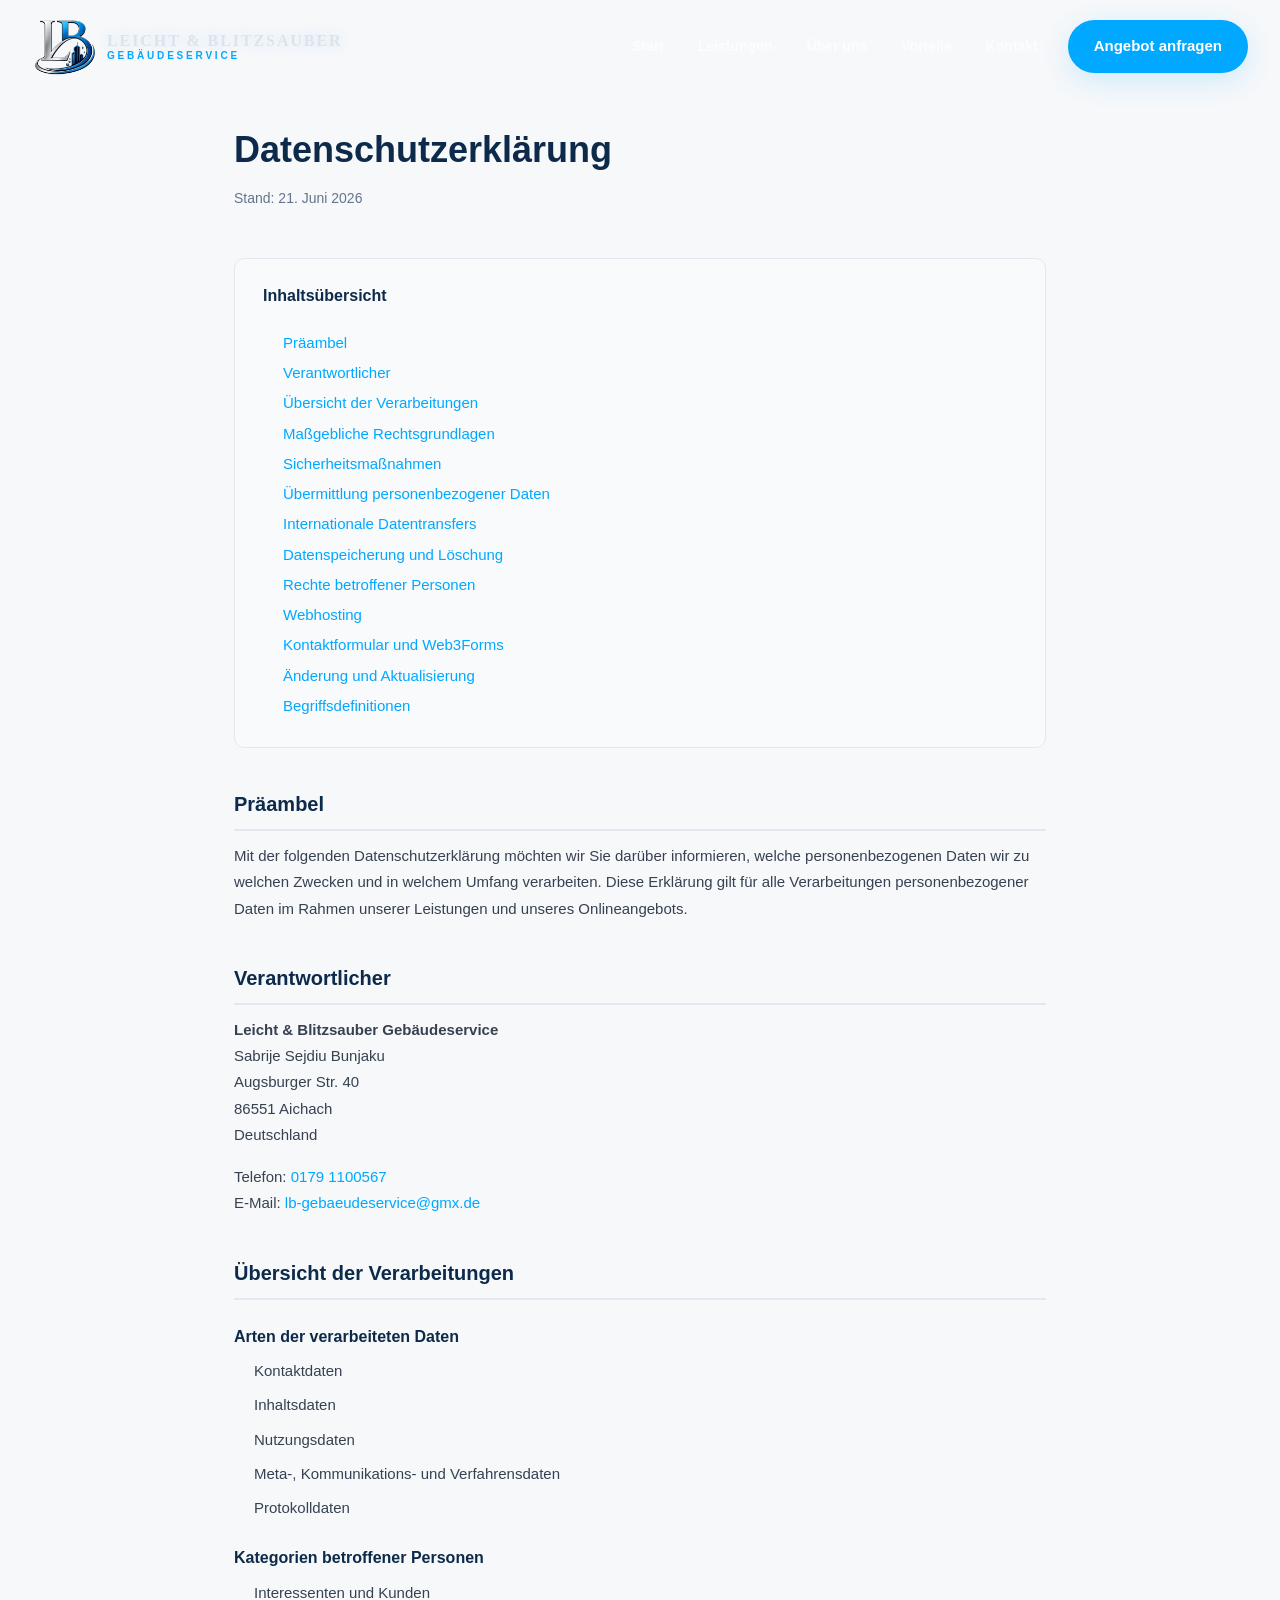
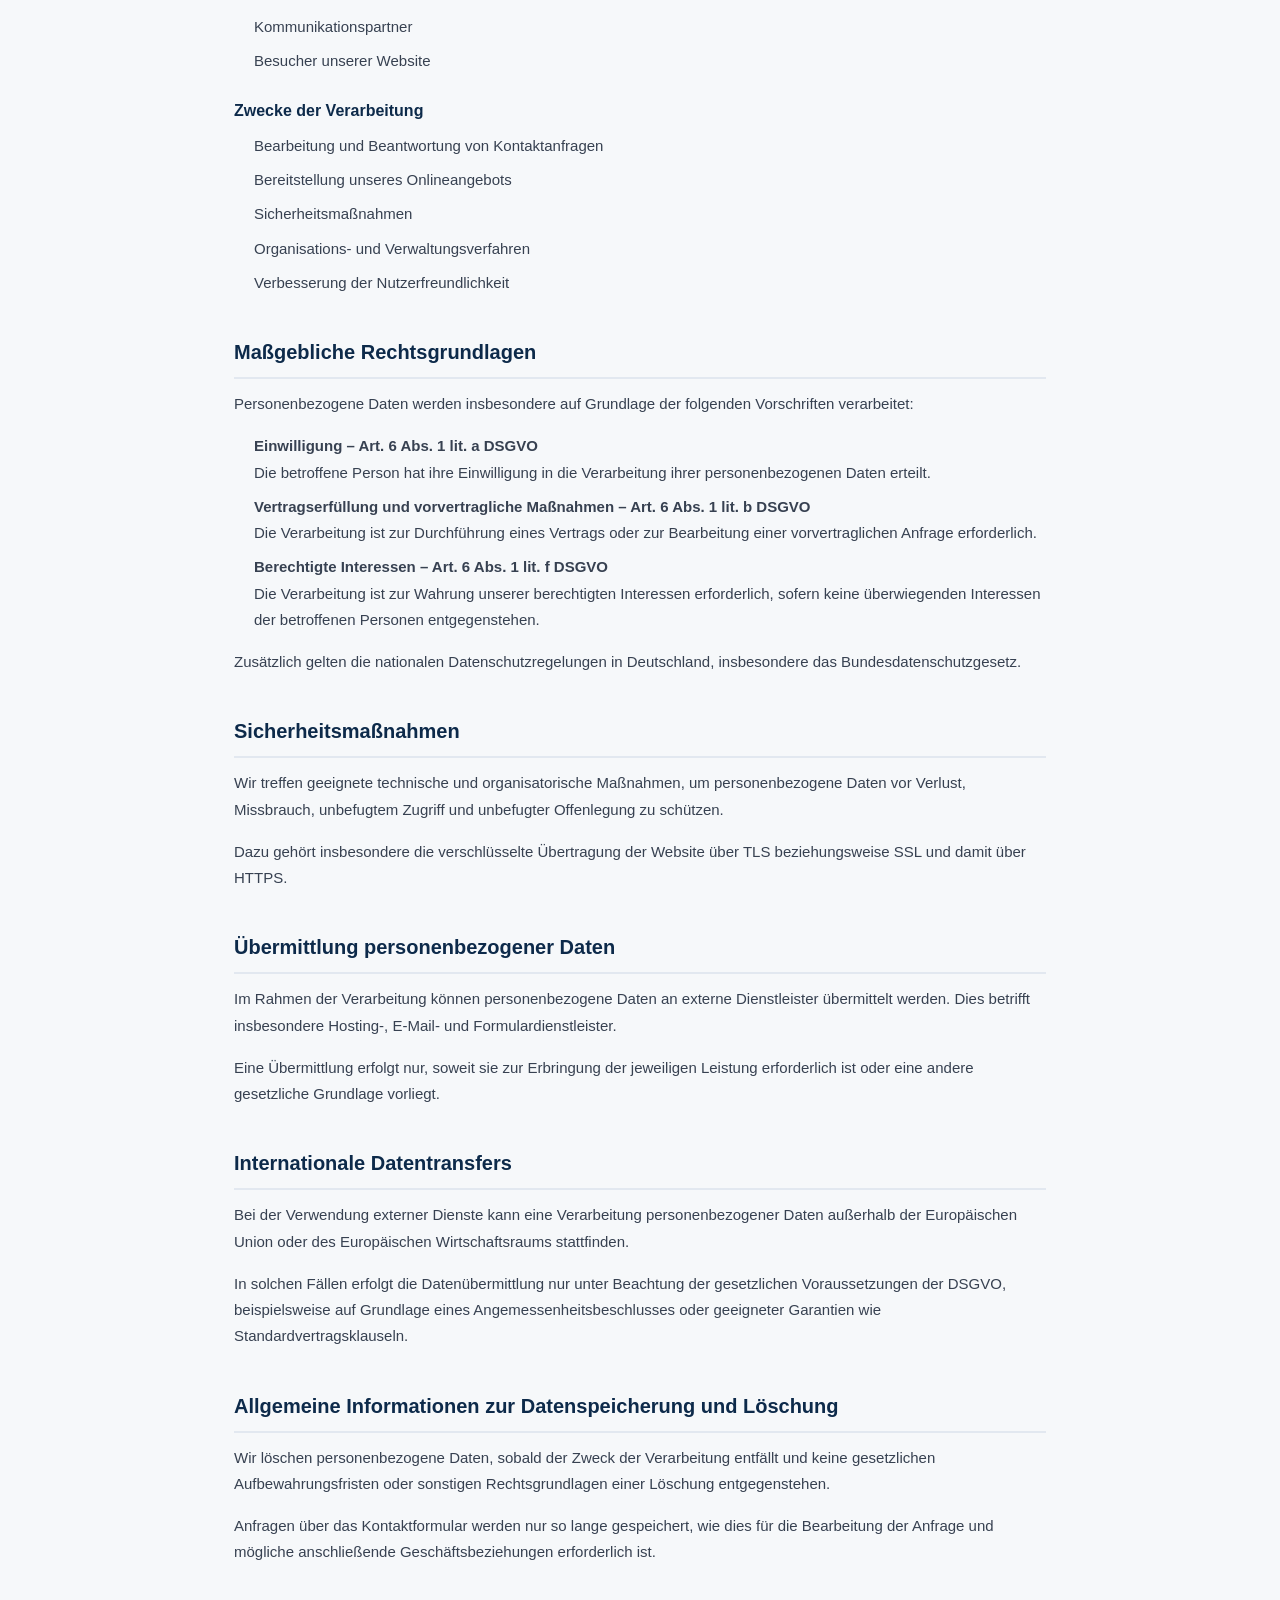
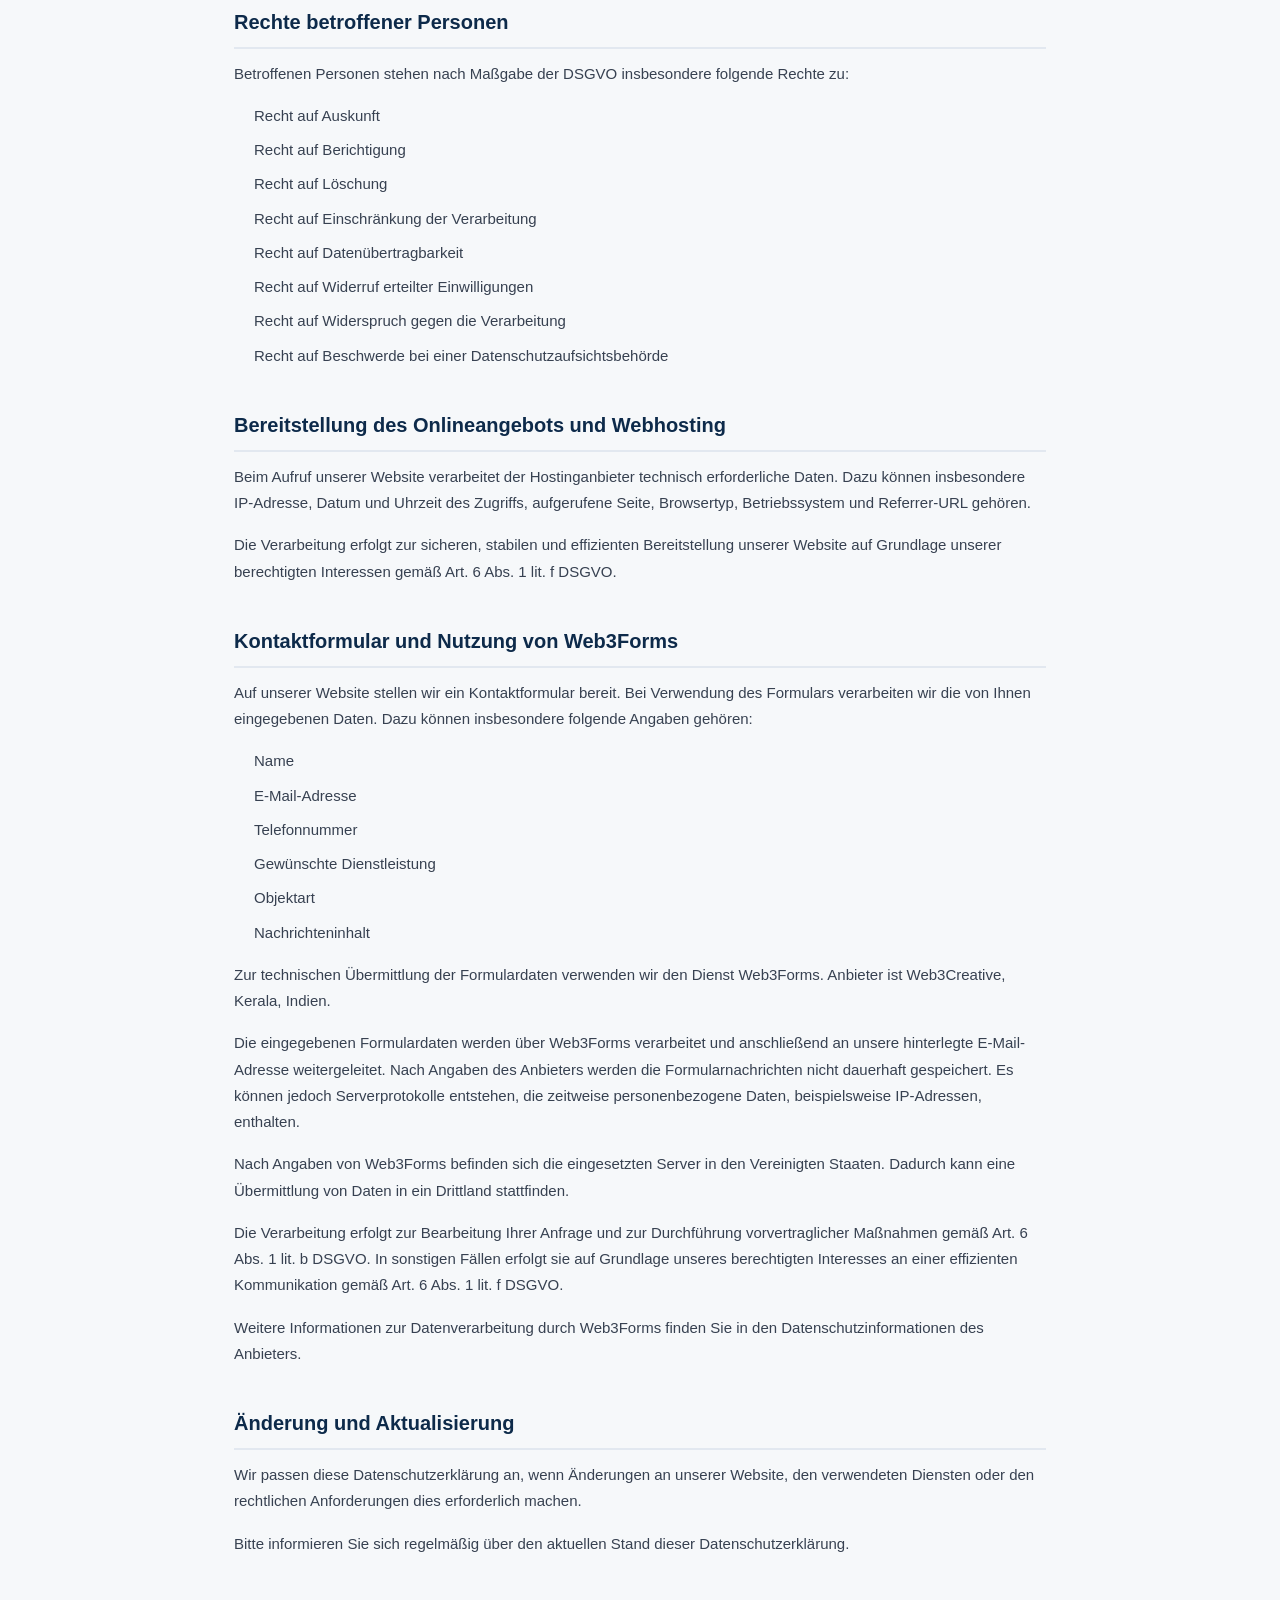
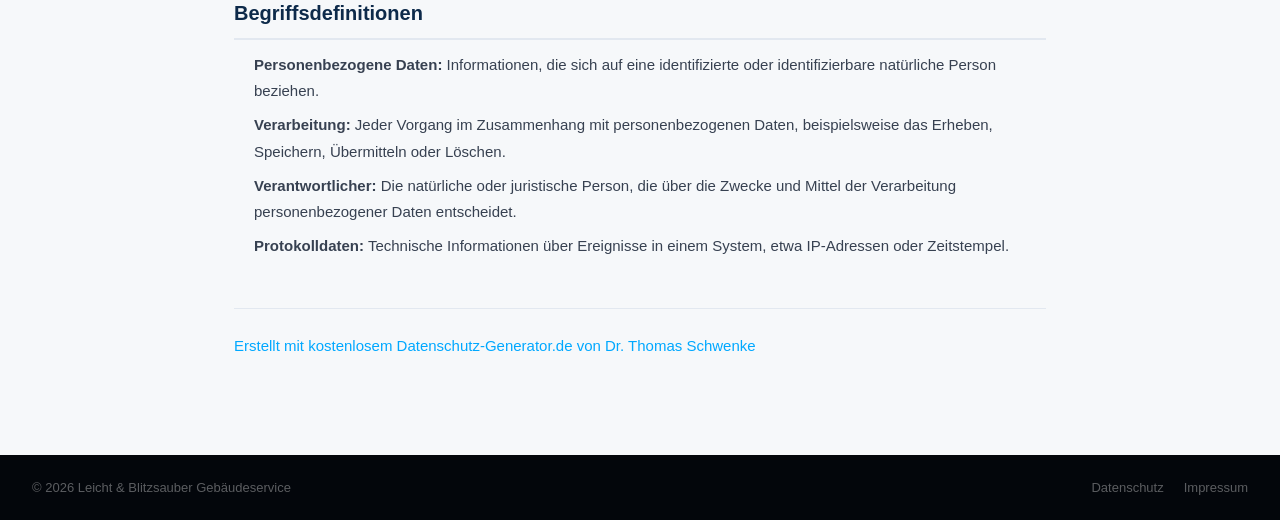
<file: datenschutz.html>
<!DOCTYPE html>
<html lang="de">
<head>
  <!-- Google tag (gtag.js) -->
<script async src="https://www.googletagmanager.com/gtag/js?id=G-9R2WB6J6S6"></script>
<script>
  window.dataLayer = window.dataLayer || [];
  function gtag(){dataLayer.push(arguments);}
  gtag('js', new Date());

  gtag('config', 'G-9R2WB6J6S6');
</script>
  <meta charset="UTF-8">

  <meta
    name="viewport"
    content="width=device-width, initial-scale=1.0"
  >

  <title>Datenschutzerklärung – Leicht &amp; Blitzsauber</title>

  <meta
    name="robots"
    content="index, follow"
  >

  <link rel="icon" href="favicon.ico" sizes="16x16 32x32 48x48">
  <link rel="icon" type="image/png" sizes="192x192" href="favicon-192.png">
  <link rel="apple-touch-icon" href="apple-touch-icon.png">
  <link rel="canonical" href="https://lb-gebäude-service.de/datenschutz.html">

  <link
    rel="stylesheet"
    href="css/style.css?v=3"
  >

  <style>
    .legal-wrap {
      max-width: 860px;
      margin: 0 auto;
      padding: 120px 24px 80px;
    }

    .legal-wrap h1 {
      margin-bottom: 8px;
      color: #0d2a4a;
      font-size: 36px;
      font-weight: 800;
    }

    .legal-wrap .legal-date {
      display: block;
      margin-bottom: 48px;
      color: #64748b;
      font-size: 14px;
    }

    .legal-wrap h2 {
      margin: 40px 0 12px;
      padding-bottom: 8px;
      border-bottom: 2px solid #e2e8f0;
      color: #0d2a4a;
      font-size: 20px;
      font-weight: 700;
    }

    .legal-wrap h3 {
      margin: 24px 0 8px;
      color: #0d2a4a;
      font-size: 16px;
      font-weight: 700;
    }

    .legal-wrap p {
      margin-bottom: 16px;
      color: #374151;
      font-size: 15px;
      line-height: 1.75;
    }

    .legal-wrap ul {
      margin: 0 0 16px 20px;
    }

    .legal-wrap ul li {
      margin-bottom: 8px;
      color: #374151;
      font-size: 15px;
      line-height: 1.75;
    }

    .legal-wrap a {
      color: #00a8ff;
      text-decoration: none;
    }

    .legal-wrap a:hover {
      text-decoration: underline;
    }

    .legal-index {
      margin-bottom: 40px;
      padding: 24px 28px;
      border: 1px solid #e2e8f0;
      border-radius: 10px;
      background: #f8fafc;
    }

    .legal-index h2 {
      margin-top: 0;
      border: none;
      font-size: 16px;
    }

    .legal-index ul {
      margin: 0;
      padding-left: 20px;
    }

    .legal-index ul li {
      margin-bottom: 4px;
    }

    .legal-seal {
      margin-top: 48px;
      padding-top: 24px;
      border-top: 1px solid #e2e8f0;
      color: #94a3b8;
      font-size: 13px;
    }
  </style>
</head>

<body>

  <header class="navbar scrolled" id="navbar">
    <div class="container navbar-inner">

      <a
        href="index.html#home"
        class="nav-logo"
      >
        <img
          src="images/logonobg.png"
          alt="Leicht & Blitzsauber Logo"
          class="nav-logo-img"
        >

        <div class="logo-text">
          <span class="logo-name">
            Leicht &amp; Blitzsauber
          </span>

          <span class="logo-tagline">
            Gebäudeservice
          </span>
        </div>
      </a>

      <nav
        class="nav-links"
        id="navLinks"
        aria-label="Hauptnavigation"
      >
        <a href="index.html#home" class="nav-link">
          Start
        </a>

        <a href="index.html#services" class="nav-link">
          Leistungen
        </a>

        <a href="index.html#about" class="nav-link">
          Über uns
        </a>

        <a href="index.html#why-us" class="nav-link">
          Vorteile
        </a>

        <a href="index.html#contact" class="nav-link">
          Kontakt
        </a>

        <a
          href="index.html#contact"
          class="btn btn-primary nav-cta"
        >
          Angebot anfragen
        </a>
      </nav>

      <button
        class="hamburger"
        id="hamburger"
        type="button"
        aria-label="Menü öffnen"
        aria-expanded="false"
        aria-controls="navLinks"
      >
        <span></span>
        <span></span>
        <span></span>
      </button>

    </div>
  </header>

  <main>
    <div class="legal-wrap">

      <h1>Datenschutzerklärung</h1>

      <span class="legal-date">
        Stand: 21. Juni 2026
      </span>

      <div class="legal-index">
        <h2>Inhaltsübersicht</h2>

        <ul>
          <li><a href="#m716">Präambel</a></li>
          <li><a href="#m3">Verantwortlicher</a></li>
          <li><a href="#mOverview">Übersicht der Verarbeitungen</a></li>
          <li><a href="#m2427">Maßgebliche Rechtsgrundlagen</a></li>
          <li><a href="#m27">Sicherheitsmaßnahmen</a></li>
          <li><a href="#m25">Übermittlung personenbezogener Daten</a></li>
          <li><a href="#m24">Internationale Datentransfers</a></li>
          <li><a href="#m12">Datenspeicherung und Löschung</a></li>
          <li><a href="#m10">Rechte betroffener Personen</a></li>
          <li><a href="#m225">Webhosting</a></li>
          <li><a href="#m182">Kontaktformular und Web3Forms</a></li>
          <li><a href="#m15">Änderung und Aktualisierung</a></li>
          <li><a href="#m42">Begriffsdefinitionen</a></li>
        </ul>
      </div>

      <h2 id="m716">Präambel</h2>

      <p>
        Mit der folgenden Datenschutzerklärung möchten wir Sie darüber
        informieren, welche personenbezogenen Daten wir zu welchen
        Zwecken und in welchem Umfang verarbeiten. Diese Erklärung gilt
        für alle Verarbeitungen personenbezogener Daten im Rahmen
        unserer Leistungen und unseres Onlineangebots.
      </p>

      <h2 id="m3">Verantwortlicher</h2>

      <p>
        <strong>Leicht &amp; Blitzsauber Gebäudeservice</strong><br>
        Sabrije Sejdiu Bunjaku<br>
        Augsburger Str. 40<br>
        86551 Aichach<br>
        Deutschland
      </p>

      <p>
        Telefon:
        <a href="tel:+491791100567">
          0179 1100567
        </a>
        <br>

        E-Mail:
        <a href="mailto:lb-gebaeudeservice@gmx.de">
          lb-gebaeudeservice@gmx.de
        </a>
      </p>

      <h2 id="mOverview">Übersicht der Verarbeitungen</h2>

      <h3>Arten der verarbeiteten Daten</h3>

      <ul>
        <li>Kontaktdaten</li>
        <li>Inhaltsdaten</li>
        <li>Nutzungsdaten</li>
        <li>Meta-, Kommunikations- und Verfahrensdaten</li>
        <li>Protokolldaten</li>
      </ul>

      <h3>Kategorien betroffener Personen</h3>

      <ul>
        <li>Interessenten und Kunden</li>
        <li>Kommunikationspartner</li>
        <li>Besucher unserer Website</li>
      </ul>

      <h3>Zwecke der Verarbeitung</h3>

      <ul>
        <li>Bearbeitung und Beantwortung von Kontaktanfragen</li>
        <li>Bereitstellung unseres Onlineangebots</li>
        <li>Sicherheitsmaßnahmen</li>
        <li>Organisations- und Verwaltungsverfahren</li>
        <li>Verbesserung der Nutzerfreundlichkeit</li>
      </ul>

      <h2 id="m2427">Maßgebliche Rechtsgrundlagen</h2>

      <p>
        Personenbezogene Daten werden insbesondere auf Grundlage der
        folgenden Vorschriften verarbeitet:
      </p>

      <ul>
        <li>
          <strong>
            Einwilligung – Art. 6 Abs. 1 lit. a DSGVO
          </strong>
          <br>
          Die betroffene Person hat ihre Einwilligung in die Verarbeitung
          ihrer personenbezogenen Daten erteilt.
        </li>

        <li>
          <strong>
            Vertragserfüllung und vorvertragliche Maßnahmen –
            Art. 6 Abs. 1 lit. b DSGVO
          </strong>
          <br>
          Die Verarbeitung ist zur Durchführung eines Vertrags oder zur
          Bearbeitung einer vorvertraglichen Anfrage erforderlich.
        </li>

        <li>
          <strong>
            Berechtigte Interessen – Art. 6 Abs. 1 lit. f DSGVO
          </strong>
          <br>
          Die Verarbeitung ist zur Wahrung unserer berechtigten
          Interessen erforderlich, sofern keine überwiegenden Interessen
          der betroffenen Personen entgegenstehen.
        </li>
      </ul>

      <p>
        Zusätzlich gelten die nationalen Datenschutzregelungen in
        Deutschland, insbesondere das Bundesdatenschutzgesetz.
      </p>

      <h2 id="m27">Sicherheitsmaßnahmen</h2>

      <p>
        Wir treffen geeignete technische und organisatorische Maßnahmen,
        um personenbezogene Daten vor Verlust, Missbrauch, unbefugtem
        Zugriff und unbefugter Offenlegung zu schützen.
      </p>

      <p>
        Dazu gehört insbesondere die verschlüsselte Übertragung der
        Website über TLS beziehungsweise SSL und damit über HTTPS.
      </p>

      <h2 id="m25">Übermittlung personenbezogener Daten</h2>

      <p>
        Im Rahmen der Verarbeitung können personenbezogene Daten an
        externe Dienstleister übermittelt werden. Dies betrifft
        insbesondere Hosting-, E-Mail- und Formulardienstleister.
      </p>

      <p>
        Eine Übermittlung erfolgt nur, soweit sie zur Erbringung der
        jeweiligen Leistung erforderlich ist oder eine andere gesetzliche
        Grundlage vorliegt.
      </p>

      <h2 id="m24">Internationale Datentransfers</h2>

      <p>
        Bei der Verwendung externer Dienste kann eine Verarbeitung
        personenbezogener Daten außerhalb der Europäischen Union oder
        des Europäischen Wirtschaftsraums stattfinden.
      </p>

      <p>
        In solchen Fällen erfolgt die Datenübermittlung nur unter
        Beachtung der gesetzlichen Voraussetzungen der DSGVO,
        beispielsweise auf Grundlage eines Angemessenheitsbeschlusses
        oder geeigneter Garantien wie Standardvertragsklauseln.
      </p>

      <h2 id="m12">
        Allgemeine Informationen zur Datenspeicherung und Löschung
      </h2>

      <p>
        Wir löschen personenbezogene Daten, sobald der Zweck der
        Verarbeitung entfällt und keine gesetzlichen Aufbewahrungsfristen
        oder sonstigen Rechtsgrundlagen einer Löschung entgegenstehen.
      </p>

      <p>
        Anfragen über das Kontaktformular werden nur so lange gespeichert,
        wie dies für die Bearbeitung der Anfrage und mögliche anschließende
        Geschäftsbeziehungen erforderlich ist.
      </p>

      <h2 id="m10">Rechte betroffener Personen</h2>

      <p>
        Betroffenen Personen stehen nach Maßgabe der DSGVO insbesondere
        folgende Rechte zu:
      </p>

      <ul>
        <li>Recht auf Auskunft</li>
        <li>Recht auf Berichtigung</li>
        <li>Recht auf Löschung</li>
        <li>Recht auf Einschränkung der Verarbeitung</li>
        <li>Recht auf Datenübertragbarkeit</li>
        <li>Recht auf Widerruf erteilter Einwilligungen</li>
        <li>Recht auf Widerspruch gegen die Verarbeitung</li>
        <li>Recht auf Beschwerde bei einer Datenschutzaufsichtsbehörde</li>
      </ul>

      <h2 id="m225">
        Bereitstellung des Onlineangebots und Webhosting
      </h2>

      <p>
        Beim Aufruf unserer Website verarbeitet der Hostinganbieter
        technisch erforderliche Daten. Dazu können insbesondere
        IP-Adresse, Datum und Uhrzeit des Zugriffs, aufgerufene Seite,
        Browsertyp, Betriebssystem und Referrer-URL gehören.
      </p>

      <p>
        Die Verarbeitung erfolgt zur sicheren, stabilen und effizienten
        Bereitstellung unserer Website auf Grundlage unserer berechtigten
        Interessen gemäß Art. 6 Abs. 1 lit. f DSGVO.
      </p>

      <h2 id="m182">
        Kontaktformular und Nutzung von Web3Forms
      </h2>

      <p>
        Auf unserer Website stellen wir ein Kontaktformular bereit. Bei
        Verwendung des Formulars verarbeiten wir die von Ihnen
        eingegebenen Daten. Dazu können insbesondere folgende Angaben
        gehören:
      </p>

      <ul>
        <li>Name</li>
        <li>E-Mail-Adresse</li>
        <li>Telefonnummer</li>
        <li>Gewünschte Dienstleistung</li>
        <li>Objektart</li>
        <li>Nachrichteninhalt</li>
      </ul>

      <p>
        Zur technischen Übermittlung der Formulardaten verwenden wir den
        Dienst Web3Forms. Anbieter ist Web3Creative, Kerala, Indien.
      </p>

      <p>
        Die eingegebenen Formulardaten werden über Web3Forms verarbeitet
        und anschließend an unsere hinterlegte E-Mail-Adresse
        weitergeleitet. Nach Angaben des Anbieters werden die
        Formularnachrichten nicht dauerhaft gespeichert. Es können jedoch
        Serverprotokolle entstehen, die zeitweise personenbezogene Daten,
        beispielsweise IP-Adressen, enthalten.
      </p>

      <p>
        Nach Angaben von Web3Forms befinden sich die eingesetzten Server
        in den Vereinigten Staaten. Dadurch kann eine Übermittlung von
        Daten in ein Drittland stattfinden.
      </p>

      <p>
        Die Verarbeitung erfolgt zur Bearbeitung Ihrer Anfrage und zur
        Durchführung vorvertraglicher Maßnahmen gemäß Art. 6 Abs. 1
        lit. b DSGVO. In sonstigen Fällen erfolgt sie auf Grundlage
        unseres berechtigten Interesses an einer effizienten
        Kommunikation gemäß Art. 6 Abs. 1 lit. f DSGVO.
      </p>

      <p>
        Weitere Informationen zur Datenverarbeitung durch Web3Forms
        finden Sie in den Datenschutzinformationen des Anbieters.
      </p>

      <h2 id="m15">Änderung und Aktualisierung</h2>

      <p>
        Wir passen diese Datenschutzerklärung an, wenn Änderungen an
        unserer Website, den verwendeten Diensten oder den rechtlichen
        Anforderungen dies erforderlich machen.
      </p>

      <p>
        Bitte informieren Sie sich regelmäßig über den aktuellen Stand
        dieser Datenschutzerklärung.
      </p>

      <h2 id="m42">Begriffsdefinitionen</h2>

      <ul>
        <li>
          <strong>Personenbezogene Daten:</strong>
          Informationen, die sich auf eine identifizierte oder
          identifizierbare natürliche Person beziehen.
        </li>

        <li>
          <strong>Verarbeitung:</strong>
          Jeder Vorgang im Zusammenhang mit personenbezogenen Daten,
          beispielsweise das Erheben, Speichern, Übermitteln oder Löschen.
        </li>

        <li>
          <strong>Verantwortlicher:</strong>
          Die natürliche oder juristische Person, die über die Zwecke und
          Mittel der Verarbeitung personenbezogener Daten entscheidet.
        </li>

        <li>
          <strong>Protokolldaten:</strong>
          Technische Informationen über Ereignisse in einem System, etwa
          IP-Adressen oder Zeitstempel.
        </li>
      </ul>

      <p class="legal-seal">
        <a
          href="https://datenschutz-generator.de/"
          target="_blank"
          rel="noopener noreferrer nofollow"
        >
          Erstellt mit kostenlosem Datenschutz-Generator.de
          von Dr. Thomas Schwenke
        </a>
      </p>

    </div>
  </main>

  <footer class="footer">
    <div class="footer-bottom">
      <div class="container footer-bottom-inner">

        <span>
          &copy;
          <span id="footerYear"></span>
          Leicht &amp; Blitzsauber Gebäudeservice
        </span>

        <span class="footer-bottom-links">
          <a href="datenschutz.html">
            Datenschutz
          </a>

          <a href="impressum.html">
            Impressum
          </a>
        </span>

      </div>
    </div>
  </footer>

  <script
    src="js/script.js?v=3"
    defer
  ></script>

</body>
</html>
</file>
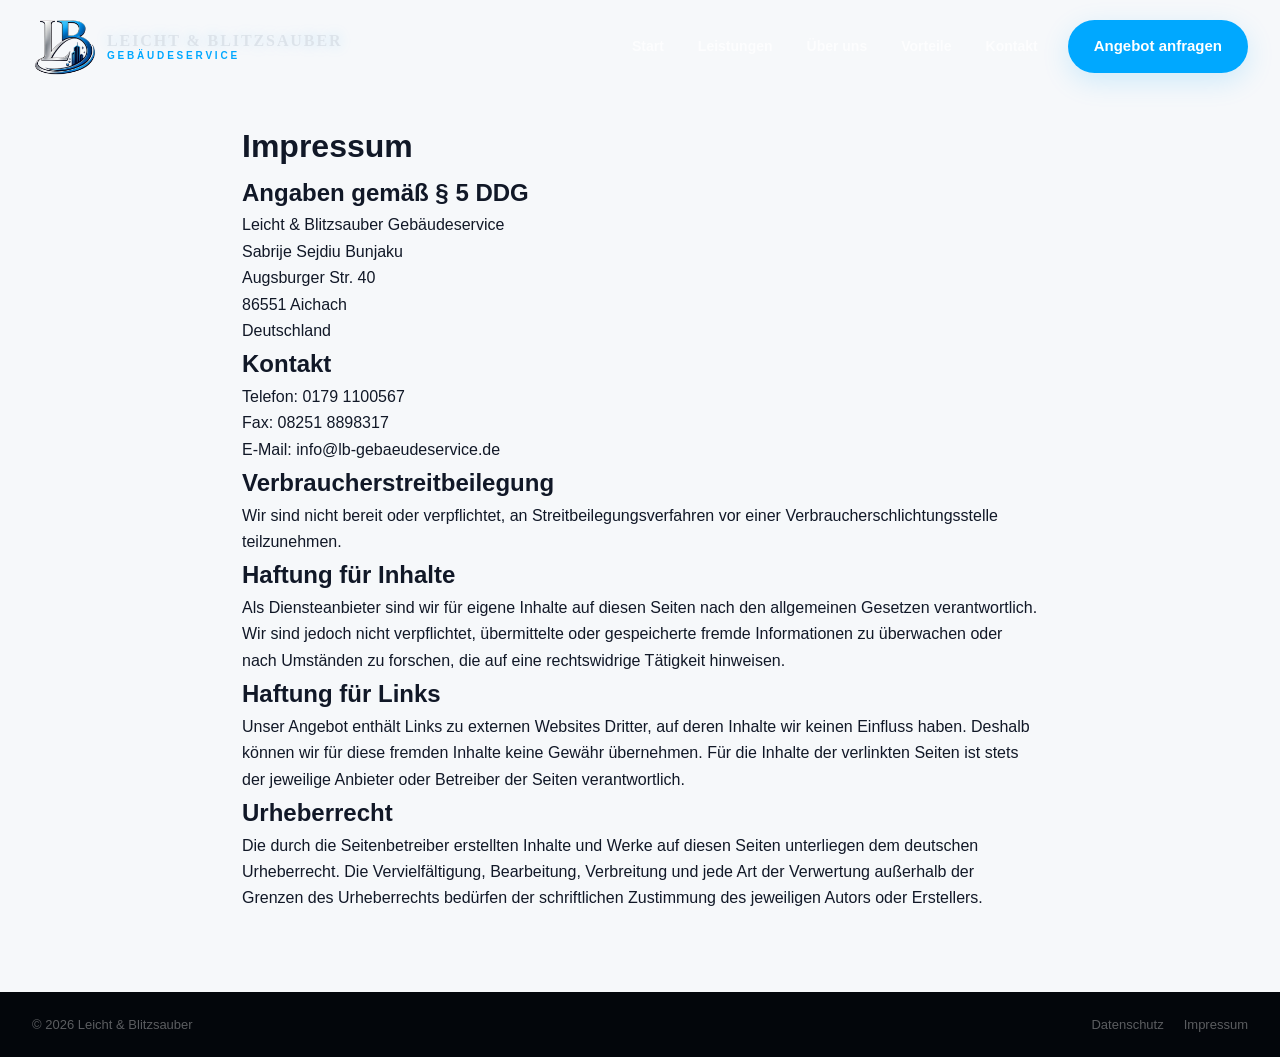
<file: impressum.html>
<!DOCTYPE html>
<html lang="de">
<head>
  <!-- Google tag (gtag.js) -->
<script async src="https://www.googletagmanager.com/gtag/js?id=G-9R2WB6J6S6"></script>
<script>
  window.dataLayer = window.dataLayer || [];
  function gtag(){dataLayer.push(arguments);}
  gtag('js', new Date());

  gtag('config', 'G-9R2WB6J6S6');
</script>
  <meta charset="UTF-8">

  <meta
    name="viewport"
    content="width=device-width, initial-scale=1.0"
  >

  <title>Impressum – Leicht &amp; Blitzsauber</title>

  <meta
    name="robots"
    content="index, follow"
  >

  <link rel="icon" href="favicon.ico" sizes="16x16 32x32 48x48">
  <link rel="icon" type="image/png" sizes="192x192" href="favicon-192.png">
  <link rel="apple-touch-icon" href="apple-touch-icon.png">
  <link rel="canonical" href="https://lb-gebäude-service.de/impressum.html">

  <link
    rel="stylesheet"
    href="css/style.css?v=3"
  >
</head>

<body>

  <header class="navbar scrolled" id="navbar">
    <div class="container navbar-inner">

      <a
        href="index.html#home"
        class="nav-logo"
      >
        <img
          src="images/logonobg.png"
          alt="Leicht & Blitzsauber Logo"
          class="nav-logo-img"
        >

        <div class="logo-text">
          <span class="logo-name">
            Leicht &amp; Blitzsauber
          </span>

          <span class="logo-tagline">
            Gebäudeservice
          </span>
        </div>
      </a>

      <nav
        class="nav-links"
        id="navLinks"
        aria-label="Hauptnavigation"
      >
        <a
          href="index.html#home"
          class="nav-link"
        >
          Start
        </a>

        <a
          href="index.html#services"
          class="nav-link"
        >
          Leistungen
        </a>

        <a
          href="index.html#about"
          class="nav-link"
        >
          Über uns
        </a>

        <a
          href="index.html#why-us"
          class="nav-link"
        >
          Vorteile
        </a>

        <a
          href="index.html#contact"
          class="nav-link"
        >
          Kontakt
        </a>

        <a
          href="index.html#contact"
          class="btn btn-primary nav-cta"
        >
          Angebot anfragen
        </a>
      </nav>

      <button
        class="hamburger"
        id="hamburger"
        type="button"
        aria-label="Menü öffnen"
        aria-expanded="false"
        aria-controls="navLinks"
      >
        <span></span>
        <span></span>
        <span></span>
      </button>

    </div>
  </header>

  <main style="padding: 120px 0 80px;">
    <div
      class="container"
      style="max-width: 860px;"
    >

      <h1>Impressum</h1>

      <h2>Angaben gemäß § 5 DDG</h2>

      <p>
        Leicht &amp; Blitzsauber Gebäudeservice<br>
        Sabrije Sejdiu Bunjaku<br>
        Augsburger Str. 40<br>
        86551 Aichach<br>
        Deutschland
      </p>

      <h2>Kontakt</h2>

      <p>
        Telefon:
        <a href="tel:+491791100567">
          0179 1100567
        </a>
        <br>

        Fax: 08251 8898317
        <br>

        E-Mail:
        <a href="mailto:info@lb-gebaeudeservice.de">
          info@lb-gebaeudeservice.de
        </a>
      </p>

      <h2>Verbraucherstreitbeilegung</h2>

      <p>
        Wir sind nicht bereit oder verpflichtet, an
        Streitbeilegungsverfahren vor einer
        Verbraucherschlichtungsstelle teilzunehmen.
      </p>

      <h2>Haftung für Inhalte</h2>

      <p>
        Als Diensteanbieter sind wir für eigene Inhalte auf diesen
        Seiten nach den allgemeinen Gesetzen verantwortlich. Wir sind
        jedoch nicht verpflichtet, übermittelte oder gespeicherte
        fremde Informationen zu überwachen oder nach Umständen zu
        forschen, die auf eine rechtswidrige Tätigkeit hinweisen.
      </p>

      <h2>Haftung für Links</h2>

      <p>
        Unser Angebot enthält Links zu externen Websites Dritter, auf
        deren Inhalte wir keinen Einfluss haben. Deshalb können wir für
        diese fremden Inhalte keine Gewähr übernehmen. Für die Inhalte
        der verlinkten Seiten ist stets der jeweilige Anbieter oder
        Betreiber der Seiten verantwortlich.
      </p>

      <h2>Urheberrecht</h2>

      <p>
        Die durch die Seitenbetreiber erstellten Inhalte und Werke auf
        diesen Seiten unterliegen dem deutschen Urheberrecht. Die
        Vervielfältigung, Bearbeitung, Verbreitung und jede Art der
        Verwertung außerhalb der Grenzen des Urheberrechts bedürfen der
        schriftlichen Zustimmung des jeweiligen Autors oder Erstellers.
      </p>

    </div>
  </main>

  <footer class="footer">
    <div class="footer-bottom">
      <div class="container footer-bottom-inner">

        <span>
          &copy;
          <span id="footerYear"></span>
          Leicht &amp; Blitzsauber
        </span>

        <span class="footer-bottom-links">
          <a href="datenschutz.html">
            Datenschutz
          </a>

          <a href="impressum.html">
            Impressum
          </a>
        </span>

      </div>
    </div>
  </footer>

  <script
    src="js/script.js?v=3"
    defer
  ></script>

</body>
</html>
</file>
<file: css/style.css>
/* ============================================================
   LEICHT & BLITZSAUBER — style.css
   Premium German Cleaning Company Website
   ============================================================ */

/* ---- CSS VARIABLES ---- */
:root {
  --blue-primary: #00A8FF;
  --blue-secondary: #00A8FF;
  --blue-dark: #00A8FF;
  --blue-light: #F2F6F9;
  --silver: #DCE3EA;
  --silver-dark: #9AA7B3;
  --ink: #03060B;
  --charcoal: #0B111B;
  --gray-light: #F6F8FA;
  --gray-mid: #E7ECF1;
  --gray-border: #DDE5EC;
  --white: #FFFFFF;
  --text-dark: #111827;
  --text-mid: #374151;
  --text-muted: #6B7280;
  --text-light: #9CA3AF;
  --success: #10B981;
  --error: #EF4444;

  --shadow-sm: 0 1px 3px rgba(0,0,0,0.08), 0 1px 2px rgba(0,0,0,0.04);
  --shadow-md: 0 4px 16px rgba(0,0,0,0.08), 0 2px 6px rgba(0,0,0,0.04);
  --shadow-lg: 0 10px 40px rgba(0,0,0,0.10), 0 4px 12px rgba(0,0,0,0.05);
  --shadow-blue: 0 8px 28px rgba(0,168,255,0.16);
  --shadow-card: 0 2px 12px rgba(0,0,0,0.07);

  --radius-sm: 8px;
  --radius-md: 14px;
  --radius-lg: 20px;
  --radius-xl: 28px;
  --radius-full: 9999px;

  --transition: 0.3s ease;
  --transition-slow: 0.5s ease;

  --font: 'Montserrat', -apple-system, BlinkMacSystemFont, 'Segoe UI', sans-serif;
  --font-brand: 'Cinzel', 'Montserrat', serif;

  --container: 1360px;
  --container-pad: clamp(1rem, 4vw, 2rem);

  --nav-h: 72px;
}

/* ---- RESET ---- */
*, *::before, *::after { box-sizing: border-box; margin: 0; padding: 0; }

html {
  scroll-behavior: smooth;
  -webkit-font-smoothing: antialiased;
  -moz-osx-font-smoothing: grayscale;
}

body {
  font-family: var(--font);
  font-size: 16px;
  line-height: 1.65;
  color: var(--text-dark);
  background: var(--gray-light);
  overflow-x: hidden;
}

body.no-scroll { overflow: hidden; }

img { max-width: 100%; display: block; }
a { text-decoration: none; color: inherit; }
button { cursor: pointer; border: none; background: none; font-family: inherit; }
ul { list-style: none; }
input, select, textarea { font-family: inherit; }

/* ---- CONTAINER ---- */
.container {
  max-width: var(--container);
  margin: 0 auto;
  padding: 0 var(--container-pad);
  width: 100%;
}

/* ---- BUTTONS ---- */
.btn {
  display: inline-flex;
  align-items: center;
  gap: 8px;
  padding: 12px 24px;
  border-radius: var(--radius-full);
  font-weight: 600;
  font-size: 15px;
  transition: all var(--transition);
  white-space: nowrap;
  cursor: pointer;
  border: 2px solid transparent;
}

.btn-primary {
  background: var(--blue-primary);
  color: var(--white);
  box-shadow: var(--shadow-blue);
}

.btn-primary:hover {
  transform: translateY(-2px);
  box-shadow: 0 12px 32px rgba(0,168,255,0.24);
  filter: brightness(1.03);
}

.btn-primary:active { transform: translateY(0); }

.btn-ghost {
  background: rgba(255,255,255,0.12);
  color: var(--white);
  border-color: rgba(255,255,255,0.35);
  backdrop-filter: blur(8px);
}

.btn-ghost:hover {
  background: rgba(255,255,255,0.22);
  border-color: rgba(255,255,255,0.6);
  transform: translateY(-2px);
}

.btn-outline {
  background: transparent;
  color: var(--blue-primary);
  border-color: var(--blue-primary);
}

.btn-outline:hover {
  background: var(--blue-primary);
  color: var(--white);
  transform: translateY(-2px);
}

.btn-lg { padding: 15px 30px; font-size: 16px; }
.btn-full { width: 100%; justify-content: center; padding: 16px; font-size: 16px; }

/* ---- SECTION COMMONS ---- */
.section { padding: clamp(60px, 8vw, 110px) 0; position: relative; }

.section-header {
  text-align: center;
  max-width: 680px;
  margin: 0 auto 64px;
}

.section-eyebrow {
  display: inline-flex;
  align-items: center;
  gap: 8px;
  font-size: 13px;
  font-weight: 700;
  letter-spacing: 0.12em;
  text-transform: uppercase;
  color: var(--blue-primary);
  margin-bottom: 14px;
}

.section-eyebrow::before, .section-eyebrow::after {
  content: '';
  display: inline-block;
  width: 22px;
  height: 2px;
  background: var(--blue-primary);
  opacity: 0.5;
  border-radius: 2px;
}

.section-title {
  font-size: clamp(28px, 4vw, 44px);
  font-weight: 800;
  line-height: 1.18;
  letter-spacing: 0;
  color: var(--charcoal);
  margin-bottom: 18px;
}

.section-sub {
  font-size: 17px;
  color: var(--text-muted);
  line-height: 1.7;
}

/* ---- ANIMATIONS ---- */
[data-animate] {
  opacity: 0;
  transform: translateY(30px);
  transition: opacity 0.65s cubic-bezier(0.22,1,0.36,1), transform 0.65s cubic-bezier(0.22,1,0.36,1);
}

[data-animate="fade-left"] { transform: translateX(40px); }
[data-animate="fade-right"] { transform: translateX(-40px); }
[data-animate="fade-up"] { transform: translateY(30px); }

[data-animate].is-visible {
  opacity: 1;
  transform: translate(0, 0);
}

/* ============================================================
   NAVIGATION
   ============================================================ */
.navbar {
  position: fixed;
  top: 0;
  left: 0;
  width: 100%;
  z-index: 100;
  background: transparent;
  transition: background 0.3s ease, padding 0.3s ease;
  padding: 14px 0;
}

.navbar.scrolled {
  background: rgba(5, 20, 50, 0.95);
  backdrop-filter: blur(10px);
  box-shadow: 0 2px150px rgba(0,0,0,0.2);
  padding: 10px 0; /* ← më i lartë kur scrolled */
}

.navbar-inner {
  display: flex;
  align-items: center;
  justify-content: space-between;
  height: 100%;
}

/* Logo images */
.nav-logo,
.footer-logo {
  display: inline-flex;
  align-items: center;
  gap: 10px;
}

.nav-logo-img {
  width: 65px;
  height: 65px;
  object-fit: contain;
  border-radius: 0;
  background: transparent;
  flex-shrink: 0;
  display: block;
}

.footer-logo-img {
  width: 48px;
  height: 48px;
  object-fit: contain;
  border-radius: 0;
  background: transparent;
  flex-shrink: 0;
  display: block;
}

/* Logo mark (fallback, keep for reference) */
.logo-mark {
  width: 42px;
  height: 42px;
  background: var(--blue-primary);
  border-radius: 10px;
  display: flex;
  align-items: center;
  justify-content: center;
  flex-shrink: 0;
  box-shadow: var(--shadow-blue);
}

.logo-mark--white {
  background: rgba(255,255,255,0.18);
  box-shadow: none;
  border: 1px solid rgba(255,255,255,0.3);
}

.logo-lb {
  font-size: 13px;
  font-weight: 900;
  color: var(--white);
  letter-spacing: 0;
}

.logo-text { display: flex; flex-direction: column; line-height: 1.2; }

.logo-name {
  font-family: var(--font-brand);
  font-size: 16px;
  font-weight: 800;
  color: var(--silver);
  letter-spacing: 0.12em;
  text-transform: uppercase;
  text-shadow: 0 0 14px rgba(0,168,255,0.22);
}

.logo-tagline {
  font-size: 10px;
  font-weight: 700;
  color: var(--blue-primary);
  letter-spacing: 0.28em;
  text-transform: uppercase;
}

/* Nav Links */
.nav-links {
  display: flex;
  align-items: center;
  gap: 6px;
}

.nav-link {
  font-size: 14px;
  font-weight: 600;
  color: rgba(255,255,255,0.72);
  padding: 8px 14px;
  border-radius: var(--radius-full);
  transition: all var(--transition);
  position: relative;
}

.nav-link::after {
  content: '';
  position: absolute;
  bottom: 4px;
  left: 50%;
  transform: translateX(-50%) scaleX(0);
  width: 16px;
  height: 2px;
  background: var(--blue-primary);
  border-radius: 2px;
  transition: transform var(--transition);
}

.nav-link:hover, .nav-link.active { color: var(--white); }
.nav-link:hover::after, .nav-link.active::after { transform: translateX(-50%) scaleX(1); }

.nav-cta { margin-left: 10px; }

/* Hamburger */
.hamburger {
  display: none;
  flex-direction: column;
  gap: 5px;
  padding: 8px;
  border-radius: var(--radius-sm);
}

.hamburger span {
  display: block;
  width: 22px;
  height: 2px;
  background: var(--silver);
  border-radius: 2px;
  transition: all var(--transition);
}

.hamburger.open span:nth-child(1) { transform: rotate(45deg) translate(5px, 5px); }
.hamburger.open span:nth-child(2) { opacity: 0; transform: scaleX(0); }
.hamburger.open span:nth-child(3) { transform: rotate(-45deg) translate(5px, -5px); }

/* ============================================================
   HERO
   ============================================================ */
.hero {
  position: relative;
  min-height: 100vh;
  display: flex;
  align-items: center;
  padding-left: 0;
}

/* ── VIDEO BACKGROUND ──────────────────────────────────────── */
.hero-video-bg {
  position: fixed;
  inset: 0;
  z-index: -2;
  overflow: hidden;
  background: #000e2a;
}

.hero-video {
  position: absolute;
  top: 50%;
  left: 50%;
  transform: translate(-50%, -50%);
  min-width: 100%;
  min-height: 100%;
  width: auto;
  height: auto;
  object-fit: cover;
  object-position: center 0%;   /* ← tregon pjesën e sipërme, jo mes */
  animation: videoZoom 20s ease-in-out infinite alternate;
  filter: saturate(0.85) brightness(0.9);
  pointer-events: none;
  user-select: none;
}

.hero-video {
  /* ... stilet e tjera ... */
  
  /* Përdor maskën me prefiks për shfletuesit Webkit (Chrome, Safari, Edge) */
  -webkit-mask-image: linear-gradient(to bottom, black 70%, transparent 100%), 
                      linear-gradient(to right, black 80%, transparent 100%),
                      linear-gradient(to left, black 80%, transparent 100%);
  -webkit-mask-composite: destination-in;
  
  /* Përdor maskën standarde për përputhshmëri (Firefox, etj.) */
  mask-image: linear-gradient(to bottom, black 70%, transparent 100%), 
              linear-gradient(to right, black 80%, transparent 100%),
              linear-gradient(to left, black 80%, transparent 100%);
  mask-composite: intersect;
}
.hero-video-bg {
  position: fixed;
  inset: 0;
  z-index: -2;
  overflow: hidden;
  background-color: #000e2a; /* Ngjyra bazë */
}
@keyframes videoZoom {
  from { transform: translate(-50%, -50%) scale(1);    }
  to   { transform: translate(-50%, -50%) scale(1.06); }
}


/* ── OVERLAY ───────────────────────────────────────────────── */
/* .hero-photo-overlay {
  position: fixed;
  inset: 0;
  background: linear-gradient(135deg, rgba(0,20,60,0.78) 0%, rgba(0,40,90,0.55) 100%);
  z-index: -1;
} */

/* ── LAYOUT ────────────────────────────────────────────────── */
/* .container e menaxhon padding-left/right — nuk e override-ojmë */
.hero-inner {
  display: flex;
  flex-direction: column;
  align-items: flex-start;
  padding-top: 140px;
  padding-bottom: 100px;
  position: relative;
  z-index: 4;
  /* NUK ka width:100% — container e kontrollon gjerësinë */
}


.hero-content {
  max-width: 600px;
}

/* ── HEADLINE ──────────────────────────────────────────────── */
.hero-headline {
  font-size: clamp(42px, 5.5vw, 72px);
  font-weight: 900;
  line-height: 1.08;
  letter-spacing: -0.01em;
  color: var(--white);
  margin: 0 0 28px 0;
}

.headline-accent {
  background: linear-gradient(135deg, #FFFFFF 0%, #DCE3EA 55%, #00A8FF 100%);
  -webkit-background-clip: text;
  -webkit-text-fill-color: transparent;
  background-clip: text;
}

/* ── SUBTEXT ───────────────────────────────────────────────── */
.hero-sub {
  font-size: 18px;
  line-height: 1.75;
  color: rgba(220,227,234,0.70);
  max-width: 480px;
  margin: 0 0 44px 0;
}

/* ── ACTIONS ───────────────────────────────────────────────── */
.hero-actions {
  display: flex;
  flex-wrap: wrap;
  align-items: center;
  gap: 14px;
  margin: 0 0 52px 0;
}

.btn-lg {
  padding: 15px 34px;
  font-size: 15px;
  font-weight: 700;
  letter-spacing: 0.02em;
}

/* ── TRUST BADGES ──────────────────────────────────────────── */
.trust-badges {
  display: flex;
  flex-wrap: wrap;
  gap: 10px;
}

.trust-badge {
  background: rgba(255,255,255,0.07);
  border: 1px solid rgba(255,255,255,0.15);
  border-radius: var(--radius-full);
  padding: 7px 18px;
  font-size: 12px;
  font-weight: 500;
  color: rgba(255,255,255,0.60);
  letter-spacing: 0.05em;
  text-transform: uppercase;
  backdrop-filter: blur(5px);
}

/* ── SCROLL HINT ───────────────────────────────────────────── */
.hero-scroll-hint {
  position: absolute;
  bottom: 32px;
  left: 50%;
  transform: translateX(-50%);
  display: flex;
  flex-direction: column;
  align-items: center;
  gap: 10px;
  color: rgba(255,255,255,0.35);
  font-size: 10px;
  font-weight: 500;
  letter-spacing: 0.12em;
  text-transform: uppercase;
  z-index: 1;
}

.scroll-line {
  width: 1px;
  height: 44px;
  background: linear-gradient(to bottom, rgba(255,255,255,0.4), transparent);
  animation: scrollPulse 2.2s ease-in-out infinite;
}

@keyframes scrollPulse {
  0%, 100% { opacity: 0.35; transform: scaleY(1);    }
  50%       { opacity: 0.85; transform: scaleY(0.55); }
}

/* ============================================================
   RESPONSIVE
   ============================================================ */

@media (max-width: 900px) {
  .hero-inner {
    padding-top: 120px;
    padding-bottom: 80px;
  }
}

@media (max-width: 768px) {
  .hero-video-bg      { position: absolute; }
  .hero-photo-overlay { position: absolute; }

  .hero-video {
    top: 0; left: 0;
    transform: none;
    min-width: unset; min-height: unset;
    width: 100%; height: 100%;
    object-fit: cover;
    animation: none;
  }

  .hero-inner {
    padding-top: 100px;
    padding-bottom: 70px;
  }

  .hero-content { max-width: 100%; }

  .hero-headline {
    font-size: clamp(34px, 9vw, 50px);
    margin-bottom: 20px;
  }

  .hero-sub {
    font-size: 16px;
    margin-bottom: 32px;
  }

  .hero-actions {
    flex-direction: column;
    align-items: stretch;
    gap: 12px;
    margin-bottom: 36px;
  }

  .btn-lg {
    width: 100%;
    text-align: center;
    justify-content: center;
    padding: 15px 24px;
  }

  .trust-badges { gap: 8px; }

  .trust-badge {
    font-size: 11px;
    padding: 6px 13px;
  }
}

/* ============================================================
   REDUCED MOTION
   ============================================================ */
@media (prefers-reduced-motion: reduce) {
  .hero-video {
    animation: none;
    display: none;
  }
  .hero-video-bg {
    background-image: url('../images/pic4.webp');
    background-size: cover;
    background-position: center top;
  }
  .scroll-line { animation: none; }
}
/* ============================================================
   SERVICES
   ============================================================ */
.services-section {
  background: linear-gradient(180deg, #F8FAFC 0%, #EEF3F7 100%);
}

.services-grid {
  display: grid;
  grid-template-columns: repeat(3, 1fr);
  gap: 20px;
}

.service-card {
  display: flex;
  flex-direction: row;
  background: var(--white);
  border: 1px solid var(--gray-border);
  border-radius: var(--radius-sm);
  overflow: hidden;
  transition: transform var(--transition), box-shadow var(--transition), border-color var(--transition);
  cursor: default;
  position: relative;
}

.service-card::before {
  content: '';
  position: absolute;
  top: 0;
  left: 0;
  width: 100%;
  height: 3px;
  background: linear-gradient(90deg, var(--blue-primary), var(--blue-secondary));
  transform: scaleX(0);
  transform-origin: left;
  transition: transform var(--transition);
  z-index: 2;
}

.service-card:hover {
  transform: translateY(-6px);
  box-shadow: var(--shadow-lg);
  border-color: rgba(0, 168, 255, 0.25);
}

.service-card:hover::before {
  transform: scaleX(1);
}

.sc-img {
  width: 50%;
  flex-shrink: 0;
  background-size: cover;
  background-position: center;
  min-height: 200px;
}

.sc-body {
  width: 50%;
  padding: 24px 20px;
  display: flex;
  flex-direction: column;
  justify-content: center;
  gap: 10px;
  position: relative;
}

.sc-title {
  font-size: 17px;
  font-weight: 700;
  color: var(--text-dark);
  letter-spacing: 0;
  line-height: 1.3;
}

.sc-desc {
  font-size: 13.5px;
  color: var(--text-muted);
  line-height: 1.65;
  flex: 1;
}

.sc-arrow {
  width: 34px;
  height: 34px;
  border-radius: 50%;
  background: var(--gray-light);
  display: flex;
  align-items: center;
  justify-content: center;
  font-size: 13px;
  color: var(--text-muted);
  transition: all var(--transition);
  align-self: flex-end;
  margin-top: auto;
}

.service-card:hover .sc-arrow {
  background: var(--blue-primary);
  color: var(--white);
  transform: translateX(4px);
}

@media (max-width: 1024px) {
  .services-grid {
    grid-template-columns: repeat(2, 1fr);
  }
}

@media (max-width: 640px) {
  .services-grid {
    grid-template-columns: 1fr;
  }
  .service-card {
    flex-direction: column;
  }
  .sc-img {
    width: 100%;
    height: 180px;
    min-height: unset;
  }
  .sc-body {
    width: 100%;
  }
}
/* ============================================================
   WHY CHOOSE US
   ============================================================ */
.why-section {
  background: var(--white);
  overflow: hidden;
}

.why-bg-accent {
  position: absolute;
  top: 0;
  right: 0;
  width: 50%;
  height: 100%;
  background: linear-gradient(135deg, var(--blue-light) 0%, transparent 70%);
  pointer-events: none;
}

.why-grid {
  display: grid;
  grid-template-columns: repeat(4, 1fr);
  gap: 20px;
}

.why-card {
  background: var(--white);
  border: 1px solid var(--gray-border);
  border-radius: var(--radius-sm);
  padding: 36px 28px;
  text-align: center;
  transition: all var(--transition);
  position: relative;
  overflow: hidden;
}

.why-card::after {
  content: '';
  position: absolute;
  bottom: 0;
  left: 50%;
  transform: translateX(-50%) scaleX(0);
  width: 60px;
  height: 3px;
  background: linear-gradient(90deg, var(--blue-primary), var(--blue-secondary));
  border-radius: 2px;
  transition: transform var(--transition);
}

.why-card:hover {
  transform: translateY(-6px);
  box-shadow: var(--shadow-lg);
  border-color: rgba(0,168,255,0.2);
}

.why-card:hover::after { transform: translateX(-50%) scaleX(1); }

.why-icon-wrap {
  width: 64px;
  height: 64px;
  margin: 0 auto 20px;
  background: var(--blue-light);
  border-radius: var(--radius-lg);
  display: flex;
  align-items: center;
  justify-content: center;
  font-size: 26px;
  color: var(--blue-primary);
  transition: all var(--transition);
}

.why-card:hover .why-icon-wrap {
  background: var(--blue-primary);
  color: var(--white);
  box-shadow: var(--shadow-blue);
  transform: scale(1.08) rotate(-3deg);
}

.why-title {
  font-size: 18px;
  font-weight: 700;
  color: var(--text-dark);
  margin-bottom: 12px;
  letter-spacing: 0;
}

.why-desc { font-size: 15px; color: var(--text-muted); line-height: 1.65; }

/* ============================================================
   ABOUT
   ============================================================ */
.about-section { background: linear-gradient(180deg, #F6F8FA 0%, #FFFFFF 100%); }

.about-inner {
  display: grid;
  grid-template-columns: 1fr 1fr;
  gap: 80px;
  align-items: center;
}

/* About Visual */
.about-visual { position: relative; }

.about-img-block{
position:relative;
width:100%;
height:550px;
border-radius:32px;
overflow:hidden;
isolation:isolate;
}

/* Blue glow behind image */
.about-img-block::before{
content:'';
position:absolute;
width:300px;
height:300px;
background:#00A8FF;
border-radius:50%;
top:-120px;
right:-120px;
filter:blur(120px);
opacity:.25;
z-index:-2;
}

/* Silver glow */
.about-img-block::after{
content:'';
position:absolute;
width:220px;
height:220px;
background:#D9DCE1;
border-radius:50%;
bottom:-80px;
left:-80px;
filter:blur(90px);
opacity:.5;
z-index:-2;
}

.about-img{
width:100%;
height:100%;
object-fit:cover;
border-radius:32px;
display:block;
transition:all .8s ease;
box-shadow:
0 30px 80px rgba(0,0,0,.12),
0 10px 30px rgba(0,168,255,.12);
}

.about-img-block:hover .about-img{
transform:scale(1.04);
}

/* Dark premium overlay */
.about-img-block::marker{
display:none;
}

.about-img-block .overlay{
position:absolute;
inset:0;
}

.about-img-block::selection{
background:transparent;
}

/* Glass badges */

.about-badge-1,
.about-badge-2{
position:absolute;
background:rgba(255,255,255,.92);
backdrop-filter:blur(20px);
-webkit-backdrop-filter:blur(20px);

padding:14px 20px;
border-radius:18px;

display:flex;
align-items:center;
gap:10px;

box-shadow:
    0 10px 30px rgba(0,0,0,.12);

font-size:14px;
font-weight:600;

transition:.3s ease;

}

.about-badge-1{
top:30px;
left:30px;
}

.about-badge-2{
top:30px;
right:30px;
}

.about-badge-1:hover,
.about-badge-2:hover{
transform:translateY(-4px);
}

.about-badge-1 i{
color:#00A8FF;
}

.about-badge-2 i{
color:#FBBF24;
}

/* Experience card */

.about-years {
  position: absolute;
  bottom: 30px;
  left: 30px;

  background: linear-gradient(
    135deg,
    #111827,
    #1F2937
  );

  padding: 22px 24px;
  border-radius: 22px;

  box-shadow: 0 20px 40px rgba(0, 0, 0, 0.25);

  backdrop-filter: blur(20px);
}

.ay-num{
display:block;
font-size:42px;
line-height:1;
font-weight:900;
color:#00A8FF;
}

.ay-text{
margin-top:6px;
display:block;
color:rgba(255,255,255,.75);
font-size:13px;
line-height:1.4;
}

/* Optional floating animation */

.about-badge-1{
animation:floatOne 4s ease-in-out infinite;
}

.about-badge-2{
animation:floatTwo 5s ease-in-out infinite;
}

@keyframes floatOne{
50%{
transform:translateY(-6px);
}
}

@keyframes floatTwo{
50%{
transform:translateY(-8px);
}
}

.about-years {
  position: absolute;
  bottom: 0;
  left: -20px;
  background: linear-gradient(135deg, var(--text-dark), #1E293B);
  border-radius: var(--radius-md);
  padding: 18px 22px;
  color: var(--white);
  box-shadow: var(--shadow-lg);
}

.ay-num {
  display: block;
  font-size: 36px;
  font-weight: 900;
  letter-spacing: 0;
  line-height: 1;
  color: var(--blue-primary);
}

.ay-text {
  font-size: 12px;
  font-weight: 500;
  color: rgba(255,255,255,0.65);
  line-height: 1.4;
  margin-top: 4px;
}

/* About Content */
.about-para { font-size: 16px; color: var(--text-muted); line-height: 1.75; margin-bottom: 16px; }

.about-values {
  display: grid;
  grid-template-columns: 1fr 1fr;
  gap: 16px;
  margin: 32px 0 36px;
}

.value-item {
  display: flex;
  align-items: flex-start;
  gap: 14px;
  background: var(--white);
  border: 1px solid var(--gray-border);
  border-radius: var(--radius-md);
  padding: 16px;
  transition: all var(--transition);
}

.value-item:hover {
  border-color: rgba(0,168,255,0.3);
  box-shadow: var(--shadow-sm);
}

.value-icon {
  width: 38px;
  height: 38px;
  background: var(--blue-light);
  border-radius: var(--radius-sm);
  display: flex;
  align-items: center;
  justify-content: center;
  color: var(--blue-primary);
  font-size: 15px;
  flex-shrink: 0;
}

.value-text { display: flex; flex-direction: column; gap: 2px; }
.value-text strong { font-size: 14px; font-weight: 700; color: var(--text-dark); }
.value-text span { font-size: 13px; color: var(--text-muted); }

/* ============================================================
   PROCESS
   ============================================================ */
.process-section {
  background: linear-gradient(180deg, var(--white) 0%, var(--gray-light) 100%);
}

.process-timeline {
  display: grid;
  grid-template-columns: repeat(4, 1fr);
  gap: 24px;
  position: relative;
}

.process-connector {
  position: absolute;
  top: 52px;
  left: calc(12.5% + 12px);
  width: calc(75% - 24px);
  height: 2px;
  background: linear-gradient(90deg, var(--blue-primary), var(--blue-secondary));
  opacity: 0.3;
  z-index: 0;
  pointer-events: none;
}

.process-step {
  display: flex;
  flex-direction: column;
  align-items: center;
  text-align: center;
  position: relative;
  z-index: 1;
}

.ps-number {
  font-size: 13px;
  font-weight: 800;
  letter-spacing: 0.08em;
  color: var(--blue-primary);
  background: var(--blue-light);
  border: 2px solid rgba(0,168,255,0.25);
  border-radius: var(--radius-full);
  width: 52px;
  height: 52px;
  display: flex;
  align-items: center;
  justify-content: center;
  margin-bottom: 24px;
  flex-shrink: 0;
  transition: all var(--transition);
}

.process-step:hover .ps-number {
  background: var(--blue-primary);
  color: var(--white);
  border-color: transparent;
  box-shadow: var(--shadow-blue);
}

.ps-card {
  background: var(--white);
  border: 1px solid var(--gray-border);
  border-radius: var(--radius-lg);
  padding: 28px 22px;
  width: 100%;
  transition: all var(--transition);
}

.process-step:hover .ps-card {
  box-shadow: var(--shadow-md);
  transform: translateY(-4px);
  border-color: rgba(0,168,255,0.2);
}

.ps-icon {
  font-size: 28px;
  color: var(--blue-primary);
  margin-bottom: 14px;
}

.ps-title {
  font-size: 16px;
  font-weight: 700;
  color: var(--text-dark);
  margin-bottom: 10px;
  letter-spacing: 0;
}

.ps-desc { font-size: 14px; color: var(--text-muted); line-height: 1.65; }

/* ============================================================
   TESTIMONIALS
   ============================================================ */
.testimonials-section {
  background:
    radial-gradient(circle at 12% 0%, rgba(0,168,255,0.14), transparent 30%),
    linear-gradient(180deg, #060A10 0%, #101823 100%);
}

.testimonials-section .section-title { color: var(--white); }
.testimonials-section .section-sub { color: rgba(220,227,234,0.68); }

.testimonial-slider-wrap { position: relative; overflow: hidden; }

.testimonial-slider {
  display: flex;
  transition: transform 0.55s cubic-bezier(0.22, 1, 0.36, 1);
  gap: 0;
}

.testimonial-slide {
  min-width: 100%;
  padding: 0 8px;
  display: flex;
  justify-content: center;
}

.testi-card {
  background: rgba(255,255,255,0.94);
  border: 1px solid rgba(220,227,234,0.55);
  border-radius: var(--radius-sm);
  padding: clamp(30px, 4vw, 46px);
  max-width: 780px;
  width: 100%;
  text-align: center;
  box-shadow: 0 22px 60px rgba(0,0,0,0.24);
}

.testi-stars {
  font-size: 18px;
  color: var(--blue-primary);
  letter-spacing: 3px;
  margin-bottom: 24px;
}

.testi-quote {
  font-size: clamp(16px, 2vw, 19px);
  font-weight: 400;
  font-style: italic;
  color: #172033;
  line-height: 1.7;
  margin-bottom: 28px;
  position: relative;
}

.testi-quote::before {
  content: '\201C';
  position: absolute;
  top: -16px;
  left: 50%;
  transform: translateX(-50%);
  font-size: 80px;
  line-height: 1;
  color: rgba(0,168,255,0.10);
  font-style: normal;
  font-weight: 900;
}

.testi-author {
  display: flex;
  align-items: center;
  justify-content: center;
  gap: 14px;
}

.testi-avatar {
  width: 48px;
  height: 48px;
  border-radius: 50%;
  background: linear-gradient(135deg, var(--ink), var(--blue-secondary));
  color: var(--white);
  display: flex;
  align-items: center;
  justify-content: center;
  font-size: 14px;
  font-weight: 700;
  flex-shrink: 0;
}

.testi-author div { text-align: left; }
.testi-author strong { display: block; font-size: 15px; font-weight: 700; color: var(--text-dark); }
.testi-author span { font-size: 13px; color: var(--text-muted); }

.slider-controls {
  display: flex;
  align-items: center;
  justify-content: center;
  gap: 16px;
  margin-top: 36px;
}

.slider-btn {
  width: 44px;
  height: 44px;
  border-radius: 50%;
  background: rgba(255,255,255,0.08);
  border: 1px solid rgba(220,227,234,0.24);
  display: flex;
  align-items: center;
  justify-content: center;
  font-size: 14px;
  color: var(--silver);
  transition: all var(--transition);
  box-shadow: var(--shadow-sm);
}

.slider-btn:hover {
  background: var(--blue-primary);
  color: var(--white);
  border-color: var(--blue-primary);
  box-shadow: var(--shadow-blue);
  transform: scale(1.05);
}

.slider-dots { display: flex; gap: 8px; }

.slider-dot {
  width: 8px;
  height: 8px;
  border-radius: 50%;
  background: rgba(220,227,234,0.3);
  border: none;
  transition: all var(--transition);
  cursor: pointer;
}

.slider-dot.active {
  background: var(--blue-primary);
  width: 24px;
  border-radius: 4px;
}

/* ============================================================
   FAQ
   ============================================================ */
.faq-section { background: var(--white); }

.faq-inner { max-width: 780px; margin: 0 auto; }

.faq-list { display: flex; flex-direction: column; gap: 12px; }

.faq-item {
  border: 1px solid var(--gray-border);
  border-radius: var(--radius-md);
  overflow: hidden;
  transition: border-color var(--transition), box-shadow var(--transition);
}

.faq-item.open {
  border-color: rgba(0,168,255,0.35);
  box-shadow: 0 4px 16px rgba(0,168,255,0.08);
}

.faq-question {
  width: 100%;
  display: flex;
  align-items: center;
  justify-content: space-between;
  gap: 16px;
  padding: 22px 24px;
  font-size: 16px;
  font-weight: 600;
  color: var(--text-dark);
  text-align: left;
  background: var(--white);
  transition: background var(--transition), color var(--transition);
}

.faq-question:hover { background: var(--gray-light); }
.faq-item.open .faq-question { color: var(--blue-primary); background: var(--blue-light); }

.faq-icon {
  font-size: 14px;
  color: var(--text-muted);
  transition: transform var(--transition), color var(--transition);
  flex-shrink: 0;
}

.faq-item.open .faq-icon {
  transform: rotate(45deg);
  color: var(--blue-primary);
}

.faq-answer {
  max-height: 0;
  overflow: hidden;
  transition: max-height 0.4s ease, padding 0.3s ease;
  padding: 0 24px;
  background: var(--white);
}

.faq-item.open .faq-answer {
  max-height: 300px;
  padding: 0 24px 22px;
}

.faq-answer p { font-size: 15px; color: var(--text-muted); line-height: 1.7; }

/* ============================================================
   CONTACT
   ============================================================ */
.contact-section {
  background: var(--gray-light);
  overflow: hidden;
}

.contact-bg-accent {
  position: absolute;
  top: 0;
  left: 0;
  width: 45%;
  height: 100%;
  background: linear-gradient(135deg, #03060B 0%, #111827 100%);
  clip-path: polygon(0 0, 85% 0, 100% 100%, 0 100%);
  pointer-events: none;
}

.contact-inner {
  display: grid;
  grid-template-columns: 1fr 1.1fr;
  gap: 80px;
  align-items: start;
  position: relative;
  z-index: 1;
}

.contact-info-col .section-eyebrow { color: rgba(255,255,255,0.7); }
.contact-info-col .section-eyebrow::before,
.contact-info-col .section-eyebrow::after { background: rgba(255,255,255,0.4); }

.contact-info-col .section-title { color: var(--white); }

.contact-intro {
  font-size: 16px;
  color: rgba(255,255,255,0.7);
  line-height: 1.7;
  margin-bottom: 36px;
}

.contact-cards { display: flex; flex-direction: column; gap: 12px; }

.contact-card {
  display: flex;
  align-items: flex-start;
  gap: 14px;
  background: rgba(255,255,255,0.10);
  border: 1px solid rgba(255,255,255,0.18);
  border-radius: var(--radius-md);
  padding: 16px 18px;
  color: var(--white);
  text-decoration: none;
  transition: all var(--transition);
  backdrop-filter: blur(8px);
}

.contact-card:hover {
  background: rgba(255,255,255,0.18);
  transform: translateX(6px);
}

.cc-icon {
  width: 40px;
  height: 40px;
  background: rgba(0,168,255,0.25);
  border-radius: var(--radius-sm);
  display: flex;
  align-items: center;
  justify-content: center;
  font-size: 16px;
  color: var(--blue-primary);
  flex-shrink: 0;
}

.cc-text { display: flex; flex-direction: column; gap: 2px; }
.cc-text strong { font-size: 12px; font-weight: 700; letter-spacing: 0.05em; text-transform: uppercase; color: rgba(255,255,255,0.6); }
.cc-text span { font-size: 14px; font-weight: 500; color: var(--white); line-height: 1.5; }

/* Contact Form */
.contact-form-col {
  background: var(--white);
  border-radius: var(--radius-xl);
  padding: clamp(28px, 4vw, 48px);
  box-shadow: var(--shadow-lg);
}

.form-row {
  display: grid;
  grid-template-columns: 1fr 1fr;
  gap: 16px;
}

.form-group {
  display: flex;
  flex-direction: column;
  gap: 6px;
  margin-bottom: 16px;
}

.form-group label {
  font-size: 13px;
  font-weight: 600;
  color: var(--text-dark);
  letter-spacing: 0.02em;
}

.req { color: var(--blue-primary); }

.form-group input,
.form-group select,
.form-group textarea {
  width: 100%;
  padding: 12px 16px;
  border: 1.5px solid var(--gray-border);
  border-radius: var(--radius-md);
  font-size: 15px;
  color: var(--text-dark);
  background: var(--white);
  transition: all var(--transition);
  outline: none;
  appearance: none;
  -webkit-appearance: none;
}

.form-group select {
  background-image: url("data:image/svg+xml,%3Csvg xmlns='http://www.w3.org/2000/svg' width='12' height='8' viewBox='0 0 12 8'%3E%3Cpath d='M1 1l5 5 5-5' stroke='%236B7280' stroke-width='1.5' fill='none' stroke-linecap='round' stroke-linejoin='round'/%3E%3C/svg%3E");
  background-repeat: no-repeat;
  background-position: right 14px center;
  padding-right: 36px;
}

.form-group input:focus,
.form-group select:focus,
.form-group textarea:focus {
  border-color: var(--blue-primary);
  box-shadow: 0 0 0 3px rgba(0,168,255,0.12);
}

.form-group input.error,
.form-group select.error,
.form-group textarea.error {
  border-color: var(--error);
  box-shadow: 0 0 0 3px rgba(239,68,68,0.08);
}

.form-error {
  font-size: 12px;
  color: var(--error);
  font-weight: 500;
  min-height: 16px;
}

.form-group textarea { resize: vertical; min-height: 110px; }

.form-success {
  display: none;
  align-items: center;
  justify-content: center;
  gap: 10px;
  background: #ECFDF5;
  border: 1px solid #A7F3D0;
  border-radius: var(--radius-md);
  padding: 16px;
  font-size: 15px;
  font-weight: 600;
  color: #065F46;
  margin-top: 16px;
}

.form-success i { font-size: 18px; color: var(--success); }
.form-success.show { display: flex; }

/* ============================================================
   MAP
   ============================================================ */
.map-section { background: var(--white); }

.map-header {
  padding: 28px 0 0;
}

.map-title {
  font-size: 18px;
  font-weight: 700;
  color: var(--text-dark);
  display: flex;
  align-items: center;
  gap: 10px;
}

.map-title i { color: var(--blue-primary); }

.map-wrap { height: 420px; }

.map-wrap iframe {
  width: 100%;
  height: 100%;
  border: none;
  display: block;
}

/* ============================================================
   FOOTER
   ============================================================ */
.footer { background: #03060B; }

.footer-top { padding: 72px 0 48px; border-bottom: 1px solid rgba(255,255,255,0.08); }

.footer-grid {
  display: grid;
  grid-template-columns: 1.8fr 1fr 1fr 1.4fr;
  gap: 48px;
}

.footer-brand .footer-logo { margin-bottom: 18px; }
.footer-brand .logo-name { color: var(--white); }
.footer-brand .logo-tagline { color: rgba(255,255,255,0.4); }

.footer-desc {
  font-size: 14px;
  color: rgba(255,255,255,0.5);
  line-height: 1.7;
  margin-bottom: 24px;
}

.footer-socials { display: flex; gap: 10px; }

.social-link {
  width: 38px;
  height: 38px;
  border-radius: 50%;
  background: rgba(255,255,255,0.08);
  border: 1px solid rgba(255,255,255,0.12);
  display: flex;
  align-items: center;
  justify-content: center;
  font-size: 14px;
  color: rgba(255,255,255,0.6);
  transition: all var(--transition);
}

.social-link:hover {
  background: var(--blue-primary);
  border-color: var(--blue-primary);
  color: var(--white);
  transform: translateY(-3px);
  box-shadow: var(--shadow-blue);
}

.footer-col-title {
  font-size: 13px;
  font-weight: 700;
  letter-spacing: 0.1em;
  text-transform: uppercase;
  color: rgba(255,255,255,0.9);
  margin-bottom: 20px;
}

.footer-links { display: flex; flex-direction: column; gap: 10px; }

.footer-links a {
  font-size: 14px;
  color: rgba(255,255,255,0.5);
  transition: all var(--transition);
}

.footer-links a:hover { color: var(--blue-primary); padding-left: 4px; }

.footer-contact-list { display: flex; flex-direction: column; gap: 12px; }

.footer-contact-list li {
  display: flex;
  align-items: flex-start;
  gap: 10px;
  font-size: 14px;
  color: rgba(255,255,255,0.5);
  line-height: 1.5;
}

.footer-contact-list li i {
  color: var(--blue-primary);
  font-size: 13px;
  margin-top: 2px;
  flex-shrink: 0;
}

.footer-contact-list a {
  color: rgba(255,255,255,0.5);
  transition: color var(--transition);
}

.footer-contact-list a:hover { color: var(--blue-primary); }

.footer-bottom {
  padding: 22px 0;
}

.footer-bottom-inner {
  display: flex;
  align-items: center;
  justify-content: space-between;
  gap: 16px;
  flex-wrap: wrap;
  font-size: 13px;
  color: rgba(255,255,255,0.35);
}

.footer-bottom-links { display: flex; gap: 20px; }

.footer-bottom-links a {
  color: rgba(255,255,255,0.35);
  transition: color var(--transition);
}

.footer-bottom-links a:hover { color: var(--blue-primary); }

.footer-credit {
  font-size: 12px;
  opacity: 0.7;
  margin-left: 10px;
}

.footer-credit a {
  text-decoration: none;
}
/* ============================================================
   FLOATING BUTTONS
   ============================================================ */
.whatsapp-fab {
  position: fixed;
  bottom: 100px;
  right: 24px;
  width: 54px;
  height: 54px;
  background: #25D366;
  border-radius: 50%;
  display: flex;
  align-items: center;
  justify-content: center;
  font-size: 24px;
  color: var(--white);
  box-shadow: 0 4px 20px rgba(37,211,102,0.4);
  transition: all var(--transition);
  z-index: 999;
}

.whatsapp-fab:hover {
  transform: scale(1.1) translateY(-3px);
  box-shadow: 0 8px 30px rgba(37,211,102,0.5);
}

.fab-tooltip {
  position: absolute;
  right: calc(100% + 12px);
  background: var(--text-dark);
  color: var(--white);
  font-size: 12px;
  font-weight: 600;
  padding: 6px 12px;
  border-radius: var(--radius-full);
  white-space: nowrap;
  opacity: 0;
  pointer-events: none;
  transition: opacity var(--transition);
}

.whatsapp-fab:hover .fab-tooltip { opacity: 1; }

.quote-fab {
  position: fixed;
  bottom: 32px;
  right: 24px;
  background: var(--blue-primary);
  color: var(--white);
  display: flex;
  align-items: center;
  gap: 8px;
  padding: 12px 20px;
  border-radius: var(--radius-full);
  font-size: 13px;
  font-weight: 700;
  box-shadow: var(--shadow-blue);
  transition: all var(--transition);
  z-index: 999;
}

.quote-fab:hover {
  transform: translateY(-3px) scale(1.03);
  box-shadow: 0 12px 34px rgba(0,168,255,0.24);
  color: var(--white);
}

.back-to-top {
  position: fixed;
  bottom: 32px;
  left: 24px;
  width: 44px;
  height: 44px;
  background: var(--white);
  border: 1px solid var(--gray-border);
  border-radius: 50%;
  display: flex;
  align-items: center;
  justify-content: center;
  font-size: 14px;
  color: var(--text-mid);
  box-shadow: var(--shadow-md);
  transition: all var(--transition);
  z-index: 999;
  opacity: 0;
  visibility: hidden;
  transform: translateY(10px);
}

.back-to-top.visible {
  opacity: 1;
  visibility: visible;
  transform: translateY(0);
}

.back-to-top:hover {
  background: var(--blue-primary);
  color: var(--white);
  border-color: var(--blue-primary);
  box-shadow: var(--shadow-blue);
  transform: translateY(-3px);
}

/* ============================================================
   RESPONSIVE — TABLET
   ============================================================ */
@media (max-width: 1100px) {
  .why-grid { grid-template-columns: repeat(2, 1fr); }
  .footer-grid { grid-template-columns: 1fr 1fr; gap: 40px; }
  .contact-bg-accent { width: 50%; }
}

@media (max-width: 960px) {
  .hero-inner { grid-template-columns: 1fr; gap: 48px; }
  .hero-visual { display: flex; }
  .hero-collage { height: 430px; width: min(420px, 92vw); }
  .hero { min-height: auto; padding-top: calc(var(--nav-h) + 20px); padding-bottom: 60px; }
  .hero-content { text-align: center; }
  .hero-eyebrow, .trust-badges, .hero-actions { justify-content: center; }
  .hero-sub { margin: 0 auto 36px; }

  .about-inner { grid-template-columns: 1fr; }
  .about-visual { display: none; }

  .process-timeline { grid-template-columns: repeat(2, 1fr); }
  .process-connector { display: none; }

  .services-grid { grid-template-columns: repeat(2, 1fr); }
  .service-card--wide { grid-column: auto; flex-direction: column; }

  .contact-inner { grid-template-columns: 1fr; gap: 48px; }
  .contact-bg-accent { display: none; }
  .contact-info-col .section-eyebrow { color: var(--blue-primary); }
  .contact-info-col .section-eyebrow::before,
  .contact-info-col .section-eyebrow::after { background: var(--blue-primary); opacity: 0.5; }
  .contact-info-col .section-title { color: var(--text-dark); }
  .contact-intro { color: var(--text-muted); }
  .contact-card { background: rgba(0,168,255,0.06); border-color: rgba(0,168,255,0.15); color: var(--text-dark); }
  .contact-card:hover { background: rgba(0,168,255,0.1); }
  .cc-text strong { color: var(--text-muted); }
  .cc-text span { color: var(--text-dark); }
}

/* ============================================================
   RESPONSIVE — MOBILE
   ============================================================ */
@media (max-width: 700px) {
  :root { --nav-h: 64px; }

  .nav-links {
    position: fixed;
    top: var(--nav-h);
    left: 0;
    width: 100%;
    background: rgba(3,6,11,0.98);
    flex-direction: column;
    align-items: flex-start;
    padding: 24px var(--container-pad) 32px;
    border-bottom: 1px solid rgba(220,227,234,0.16);
    box-shadow: var(--shadow-lg);
    transform: translateY(-110%);
    opacity: 0;
    transition: transform 0.4s cubic-bezier(0.22,1,0.36,1), opacity 0.3s ease;
    pointer-events: none;
    gap: 4px;
  }

  .nav-links.open {
    transform: translateY(0);
    opacity: 1;
    pointer-events: all;
  }

  .nav-link { font-size: 16px; padding: 12px 0; width: 100%; border-radius: 0; border-bottom: 1px solid rgba(220,227,234,0.10); }
  .nav-link::after { display: none; }
  .nav-cta { margin: 16px 0 0; width: 100%; justify-content: center; }
  .hamburger { display: flex; }

  .stats-grid {
    display: grid;
    grid-template-columns: 1fr 1fr;
    gap: 28px;
  }
  .stat-divider { display: none; }
  .stat-item { padding: 0; }

  .services-grid { grid-template-columns: 1fr; }
  .service-card--wide { flex-direction: column; }

  .why-grid { grid-template-columns: 1fr; }
  .process-timeline { grid-template-columns: 1fr; }

  .form-row { grid-template-columns: 1fr; }

  .footer-grid { grid-template-columns: 1fr; gap: 32px; }
  .footer-bottom-inner { flex-direction: column; text-align: center; }

  .about-values { grid-template-columns: 1fr; }

  .hero-actions { flex-direction: column; align-items: center; }
  .btn-ghost, .btn-primary { width: 100%; max-width: 300px; justify-content: center; }
  .hero-collage { height: 360px; width: min(350px, 94vw); }

  .testi-card { padding: 28px 20px; }
  .testi-quote::before { font-size: 60px; }

  .quote-fab .quote-fab-text { display: none; }
  .quote-fab { padding: 14px; border-radius: 50%; }

  .map-wrap { height: 300px; }

  .contact-form-col { padding: 28px 20px; }
}

@media (max-width: 420px) {
  .trust-badges { justify-content: center; }
  .trust-badge { font-size: 12px; padding: 6px 12px; }
  .section-title { font-size: 26px; }
}

/* ============================================================
   REDUCED MOTION
   ============================================================ */
@media (prefers-reduced-motion: reduce) {
  *, *::before, *::after {
    animation-duration: 0.01ms !important;
    transition-duration: 0.01ms !important;
  }
  [data-animate] {
    opacity: 1;
    transform: none;
    transition: none;
  }
}

/* ==========================================================
   10 JAHRE ERFAHRUNG
   ========================================================== */

.experience-section {
  position: relative;
  padding: 90px 0;
  overflow: hidden;
  background:
    radial-gradient(
      circle at 12% 50%,
      rgba(26, 126, 214, 0.11),
      transparent 34%
    ),
    linear-gradient(135deg, #1f2339 0%, #ffffff 52%, #f0f0ff 100%);
}

.experience-section::before {
  content: "";
  position: absolute;
  top: 0;
  left: 50%;
  width: min(1180px, 90%);
  height: 1px;
  transform: translateX(-50%);
  background: linear-gradient(
    90deg,
    transparent,
    rgba(133, 140, 146, 0.35),
    transparent
  );
}

.experience-inner {
  position: relative;
  z-index: 2;
  display: grid;
  grid-template-columns: minmax(280px, 430px) minmax(0, 1fr);
  align-items: center;
  gap: clamp(50px, 7vw, 100px);
}

.experience-badge {
  position: relative;
  display: flex;
  align-items: center;
  justify-content: center;
}

.experience-badge::before {
  content: "";
  position: absolute;
  width: 78%;
  height: 78%;
  border-radius: 50%;
  background: rgba(20, 115, 203, 0.18);
  filter: blur(45px);
}

.experience-badge img {
  position: relative;
  z-index: 2;
  display: block;
  width: min(100%, 410px);
  height: auto;
  object-fit: contain;
  filter: drop-shadow(0 24px 35px rgba(4, 39, 89, 0.2));
  transition:
    transform 0.4s ease,
    filter 0.4s ease;
}

.experience-badge:hover img {
  transform: translateY(-8px) scale(1.02);
  filter: drop-shadow(0 30px 40px rgba(4, 39, 89, 0.28));
}

.experience-content {
  max-width: 670px;
}

.experience-title {
  margin: 14px 0 20px;
  color: #0b2342;
  font-family: "Cinzel", serif;
  font-size: clamp(2rem, 4vw, 3.7rem);
  font-weight: 800;
  line-height: 1.13;
  letter-spacing: -0.03em;
}

.experience-title span {
  color: #1670be;
}

.experience-text {
  max-width: 640px;
  margin: 0 0 28px;
  color: #536277;
  font-size: 1.05rem;
  line-height: 1.8;
}

.experience-points {
  display: grid;
  gap: 15px;
  margin-bottom: 32px;
}

.experience-point {
  display: flex;
  align-items: center;
  gap: 13px;
  color: #17304f;
  font-size: 0.98rem;
  font-weight: 600;
}

.experience-point i {
  flex-shrink: 0;
  color: #1670be;
  font-size: 1.1rem;
}

.experience-btn {
  display: inline-flex;
  align-items: center;
  gap: 11px;
}

.experience-btn i {
  transition: transform 0.3s ease;
}

.experience-btn:hover i {
  transform: translateX(5px);
}

@media (max-width: 900px) {
  .experience-section {
    padding: 75px 0;
  }

  .experience-inner {
    grid-template-columns: 1fr;
    gap: 45px;
    text-align: center;
  }

  .experience-badge img {
    width: min(100%, 340px);
  }

  .experience-content {
    max-width: 720px;
    margin-inline: auto;
  }

  .experience-text {
    margin-inline: auto;
  }

  .experience-points {
    width: fit-content;
    max-width: 100%;
    margin-right: auto;
    margin-bottom: 30px;
    margin-left: auto;
    text-align: left;
  }
}

@media (max-width: 560px) {
  .experience-section {
    padding: 60px 0;
  }

  .experience-badge img {
    width: min(88%, 290px);
  }

  .experience-title {
    font-size: clamp(1.8rem, 9vw, 2.6rem);
  }

  .experience-text {
    font-size: 0.96rem;
    line-height: 1.7;
  }

  .experience-point {
    align-items: flex-start;
    font-size: 0.9rem;
    line-height: 1.5;
  }

  .experience-point i {
    margin-top: 3px;
  }

  .experience-btn {
    width: 100%;
    justify-content: center;
  }
}

/* ============================================================
   HERO — VETËM LAPTOP / DESKTOP
   Video në të djathtë + hije nga e majta
   ============================================================ */
@media (min-width: 769px) {

  .hero {
    position: relative;
    min-height: 100vh;
    overflow: hidden;
    background: #000e2a;
  }

  /* Videoja qëndron vetëm në anën e djathtë */
  .hero-video-bg {
    position: absolute;
    top: 0;
    right: 0;
    bottom: 0;
    left: auto;

    width: 58%;
    height: 100%;
    z-index: 0;
    overflow: hidden;
    background: #000e2a;
  }

  /* Videoja shfaqet e plotë brenda pjesës së djathtë */
  .hero-video {
    position: absolute;
    inset: 0;

    width: 100%;
    height: 100%;
    min-width: 0;
    min-height: 0;

    transform: none;
    object-fit: cover;
    object-position: center center;

    animation: videoZoomDesktop 20s ease-in-out infinite alternate;
    filter: saturate(0.9) brightness(0.9);
  }

  /* Hija që kalon butë nga e majta drejt videos */
  .hero-photo-overlay {
    display: block;
    position: absolute;
    inset: 0;
    z-index: 1;
    pointer-events: none;

    background: linear-gradient(
      90deg,
      #000e2a 0%,
      #000e2a 35%,
      rgba(0, 14, 42, 0.98) 42%,
      rgba(0, 14, 42, 0.82) 49%,
      rgba(0, 14, 42, 0.45) 57%,
      rgba(0, 14, 42, 0.12) 68%,
      transparent 78%
    );
  }

  /* Teksti qëndron mbi videon dhe hijen */
  .hero-inner {
    position: relative;
    z-index: 2;
    width: 100%;
  }

  .hero-content {
    max-width: 560px;
  }

  @keyframes videoZoomDesktop {
    from {
      transform: scale(1);
    }

    to {
      transform: scale(1.04);
    }
  }
}


/* mesazhi i suksesit te formes se kontaktit */
.form-status {
  display: none;
  margin-top: 16px;
  padding: 14px 18px;
  border-radius: 12px;
  font-size: 14px;
  font-weight: 600;
  line-height: 1.5;
}

.form-status.success {
  display: block;
  color: #166534;
  background: #dcfce7;
  border: 1px solid #86efac;
}

.form-status.error {
  display: block;
  color: #991b1b;
  background: #fee2e2;
  border: 1px solid #fca5a5;
}

.form-success {
  display: none;
  margin-top: 16px;
}

.form-success.show {
  display: flex;
  align-items: center;
  gap: 8px;
}

.contact-form button:disabled {
  opacity: 0.7;
  cursor: not-allowed;
}

.contact-form input.error,
.contact-form select.error,
.contact-form textarea.error {
  border-color: #dc2626;
  outline-color: #dc2626;
}

.form-error {
  display: block;
  min-height: 18px;
  margin-top: 6px;
  color: #dc2626;
  font-size: 12px;
}

/* ============================================================
   HERO → EXPERIENCE  —  premium seamless blur transition
   ============================================================ */



@media (max-width: 768px) {
  .hero::after { height: 140px; }
}

/* Experience section duhet ta "presë" me të njëjtën logjikë nga sipër */
.experience-section {
  position: relative;
  z-index: 1; /* të jetë sipër hero::after në renderim natyral të dokumentit, por kjo s'duhet — mjafton order në DOM */
}
</file>
